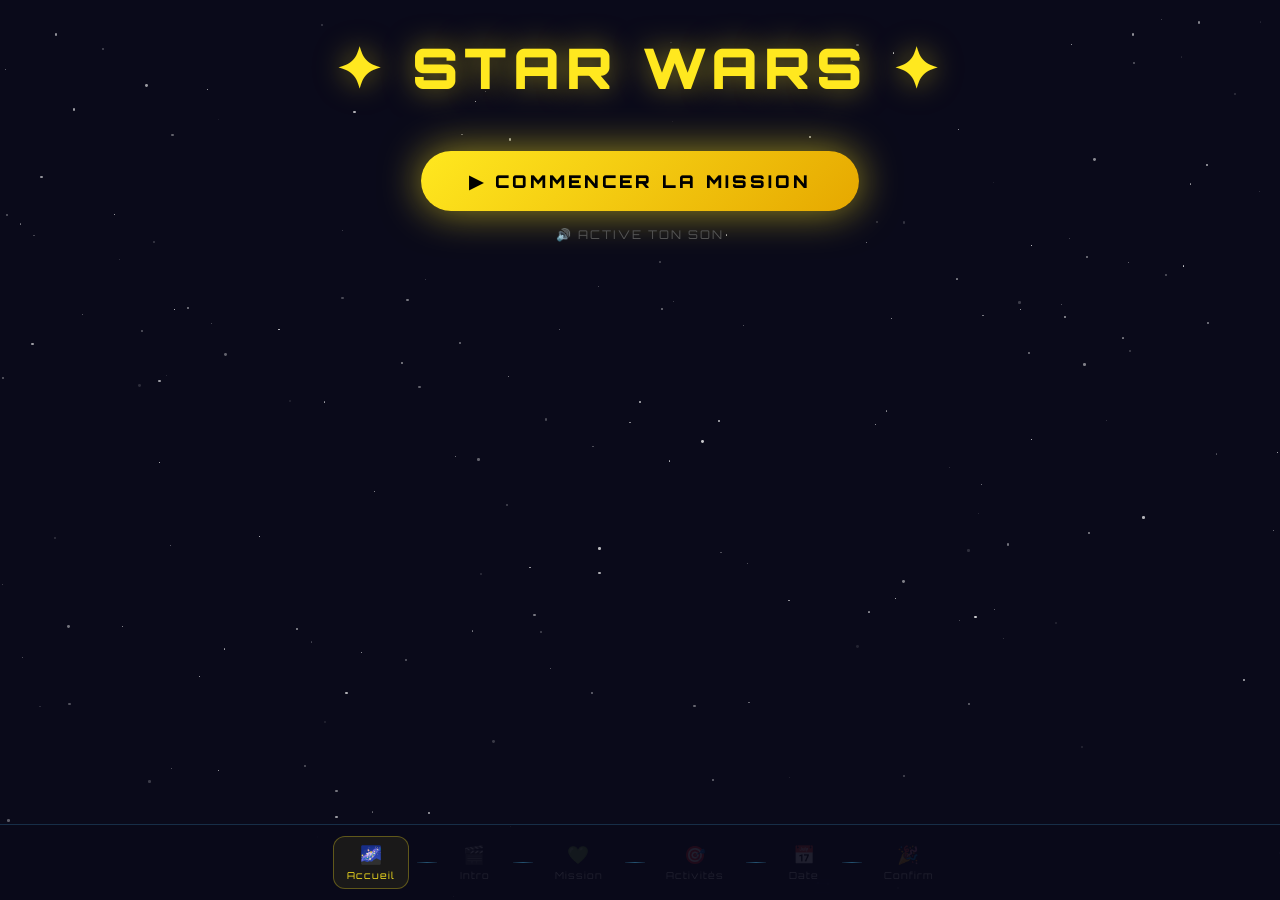
<file: index.html>
<!DOCTYPE html>
<html lang="fr">
<head>
  <meta charset="UTF-8">
  <meta name="viewport" content="width=device-width, initial-scale=1.0">
  <title>Une Mission Secrète t'attend... 🌌</title>
  <link href="https://fonts.googleapis.com/css2?family=Orbitron:wght@400;700;900&family=Exo+2:wght@300;400;600&display=swap" rel="stylesheet">
  <link rel="stylesheet" href="style.css">
</head>
<body>
<iframe id="music-frame" src="music-frame.html"
  style="display:none; width:0; height:0; border:none;"
  allow="autoplay; encrypted-media">
</iframe>
<div id="stars-container"></div>
<div class="hyperspace-overlay" id="hyperspace"></div>

<div class="page active" id="page-splash">
  <div class="star-wars-logo">✦ STAR WARS ✦</div>
  <button onclick="launchSite()" class="launch-btn">
    ▶ COMMENCER LA MISSION
  </button>
  <p class="sound-hint">🔊 ACTIVE TON SON</p>
</div>
<nav class="nav-band">
  <a class="nav-step active" href="index.html"><span class="nav-step-icon">🌌</span>Accueil</a>
  <div class="nav-separator"></div>
  <span class="nav-step locked"><span class="nav-step-icon">🎬</span>Intro</span>
  <div class="nav-separator"></div>
  <span class="nav-step locked"><span class="nav-step-icon">💚</span>Mission</span>
  <div class="nav-separator"></div>
  <span class="nav-step locked"><span class="nav-step-icon">🎯</span>Activités</span>
  <div class="nav-separator"></div>
  <span class="nav-step locked"><span class="nav-step-icon">📅</span>Date</span>
  <div class="nav-separator"></div>
  <span class="nav-step locked"><span class="nav-step-icon">🎉</span>Confirm</span>
</nav>
<script src="script.js"></script>
<script>
function launchSite() {
  sessionStorage.setItem('sw_music_playing', '1');
  sessionStorage.setItem('sw_music_time', '0');
  const frame = document.getElementById('music-frame');
  frame.contentWindow.postMessage('play', '*');
  navigateTo('intro.html');
}
</script>
</body>
</html>
</file>
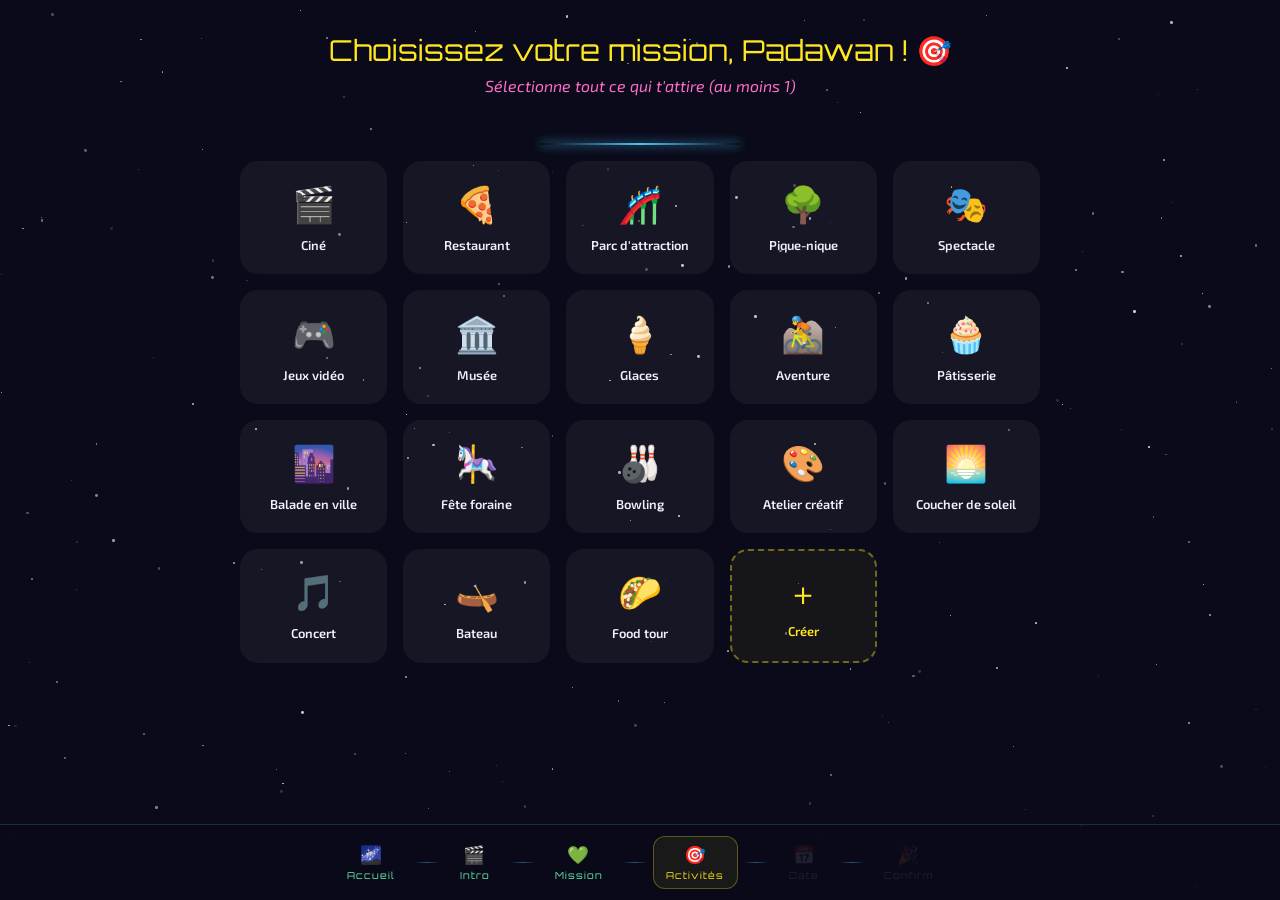
<file: activities.html>
<!DOCTYPE html>
<html lang="fr">
<head>
  <meta charset="UTF-8">
  <meta name="viewport" content="width=device-width, initial-scale=1.0">
  <title>Choisir la Mission 🎯</title>
  <link href="https://fonts.googleapis.com/css2?family=Orbitron:wght@400;700;900&family=Exo+2:wght@300;400;600&display=swap" rel="stylesheet">
  <link rel="stylesheet" href="style.css">
</head>
<body>

<div id="stars-container"></div>
<div class="hyperspace-overlay" id="hyperspace"></div>

<div class="page active" id="page-activities" style="overflow-y:auto;">
  <div class="activities-title">Choisissez votre mission, Padawan ! 🎯</div>
  <div class="activities-sub">Sélectionne tout ce qui t'attire (au moins 1)</div>
  <div class="saber-divider"></div>
  <div class="pinterest-grid" id="activities-grid"></div>

  <div class="add-form-inline" id="add-form">
    <div>
      <label>EMOJI</label>
      <input type="text" id="new-emoji" placeholder="🚀" maxlength="2">
    </div>
    <div>
      <label>NOM DE L'ACTIVITÉ</label>
      <input type="text" id="new-label" placeholder="Karaoké">
    </div>
    <button class="continue-btn visible" onclick="addCustomActivity()" style="margin-top:0; padding:0.7rem 1.5rem;">
      Ajouter ✨
    </button>
  </div>

  <div style="display:flex; flex-direction:column; align-items:center; gap:0.8rem; margin-top:2rem;">
  <button class="continue-btn visible" id="btn-details" onclick="goToDetails()" style="margin-top:0; background: linear-gradient(135deg, var(--saber-blue), #0288D1);">
    📝 Préciser mes envies
  </button>
  <button class="continue-btn" id="continue-activities" onclick="confirmActivities()" style="margin-top:0; font-size:0.8rem; padding:0.7rem 2rem; opacity:0.7;">
    Passer directement à la date →
  </button>
</div>
</div>
<nav class="nav-band">
  <a class="nav-step done" href="index.html"><span class="nav-step-icon">🌌</span>Accueil</a>
  <div class="nav-separator"></div>
  <a class="nav-step done" href="intro.html"><span class="nav-step-icon">🎬</span>Intro</a>
  <div class="nav-separator"></div>
  <a class="nav-step done" href="yesno.html"><span class="nav-step-icon">💚</span>Mission</a>
  <div class="nav-separator"></div>
  <span class="nav-step active"><span class="nav-step-icon">🎯</span>Activités</span>
  <div class="nav-separator"></div>
  <span class="nav-step locked"><span class="nav-step-icon">📅</span>Date</span>
  <div class="nav-separator"></div>
  <span class="nav-step locked"><span class="nav-step-icon">🎉</span>Confirm</span>
</nav>
<script src="script.js"></script>
<script>
  // Charge les activités sauvegardées si retour en arrière
  let selectedActivities = JSON.parse(localStorage.getItem('sw_activities') || '[]');

  const activities = [
    { emoji: '🎬', label: 'Ciné' },
    { emoji: '🍕', label: 'Restaurant' },
    { emoji: '🎢', label: "Parc d'attraction" },
    { emoji: '🌳', label: 'Pique-nique' },
    { emoji: '🎭', label: 'Spectacle' },
    { emoji: '🎮', label: 'Jeux vidéo' },
    { emoji: '🏛️', label: 'Musée' },
    { emoji: '🍦', label: 'Glaces' },
    { emoji: '🚵', label: 'Aventure' },
    { emoji: '🧁', label: 'Pâtisserie' },
    { emoji: '🌆', label: 'Balade en ville' },
    { emoji: '🎠', label: 'Fête foraine' },
    { emoji: '🎳', label: 'Bowling' },
    { emoji: '🎨', label: 'Atelier créatif' },
    { emoji: '🌅', label: 'Coucher de soleil' },
    { emoji: '🎵', label: 'Concert' },
    { emoji: '🛶', label: 'Bateau' },
    { emoji: '🌮', label: 'Food tour' },
  ];

  // Charge aussi les activités custom sauvegardées
  const customActivities = JSON.parse(localStorage.getItem('sw_custom_activities') || '[]');
  customActivities.forEach(a => activities.push(a));

  function renderActivityCards() {
    const grid = document.getElementById('activities-grid');
    const existing = document.getElementById('add-card');
    if (existing) existing.remove();

    activities.forEach(act => {
      if (document.querySelector(`[data-label="${act.label}"]`)) return;
      const card = document.createElement('div');
      card.className = 'activity-card';
      card.dataset.label = act.label;
      card.innerHTML = `
        <span class="activity-emoji">${act.emoji}</span>
        <span class="activity-label">${act.label}</span>
      `;
      // Restaure la sélection
      if (selectedActivities.includes(act.label)) card.classList.add('selected');
      card.addEventListener('click', () => toggleActivity(act.label, card));
      grid.appendChild(card);
    });

    // Carte "+"
    const addCard = document.createElement('div');
    addCard.className = 'activity-add-card';
    addCard.id = 'add-card';
    addCard.innerHTML = `
      <span style="font-size:2rem; color:var(--gold);">＋</span>
      <span style="font-size:0.8rem; color:var(--gold); font-weight:600;">Créer</span>
    `;
    addCard.addEventListener('click', () => {
      const form = document.getElementById('add-form');
      form.classList.toggle('visible');
      if (form.classList.contains('visible')) document.getElementById('new-emoji').focus();
    });
    grid.appendChild(addCard);

    updateContinueBtn();
  }

  function toggleActivity(label, card) {
    const idx = selectedActivities.indexOf(label);
    if (idx === -1) {
      selectedActivities.push(label);
      card.classList.add('selected');
      spawnParticle();
    } else {
      selectedActivities.splice(idx, 1);
      card.classList.remove('selected');
    }
    updateContinueBtn();
  }

  function updateContinueBtn() {
    const btnDetails = document.getElementById('btn-details');
    const btnSkip    = document.getElementById('continue-activities');
    const hasSelection = selectedActivities.length > 0;
    btnDetails.classList.toggle('visible', hasSelection);
    btnSkip.classList.toggle('visible', hasSelection);
  }

  function addCustomActivity() {
    const emoji = document.getElementById('new-emoji').value.trim() || '⭐';
    const label = document.getElementById('new-label').value.trim();
    if (!label) { alert('Donne un nom à ton activité, Padawan ! 🌌'); return; }

    const newAct = { emoji, label };
    activities.push(newAct);

    // Sauvegarde les custom activities
    const saved = JSON.parse(localStorage.getItem('sw_custom_activities') || '[]');
    saved.push(newAct);
    localStorage.setItem('sw_custom_activities', JSON.stringify(saved));

    document.getElementById('new-emoji').value = '';
    document.getElementById('new-label').value = '';
    document.getElementById('add-form').classList.remove('visible');

    renderActivityCards();

    const newCard = document.querySelector(`[data-label="${label}"]`);
    if (newCard) {
      toggleActivity(label, newCard);
      newCard.scrollIntoView({ behavior: 'smooth', block: 'center' });
    }
    spawnParticle();
  }

  function confirmActivities() {
    localStorage.setItem('sw_activities', JSON.stringify(selectedActivities));
    navigateTo('date.html');
  }

  function goToDetails() {
    localStorage.setItem('sw_activities', JSON.stringify(selectedActivities));
    navigateTo('details.html');
  }

  // Init
  renderActivityCards();
</script>
</body>
</html>
</file>
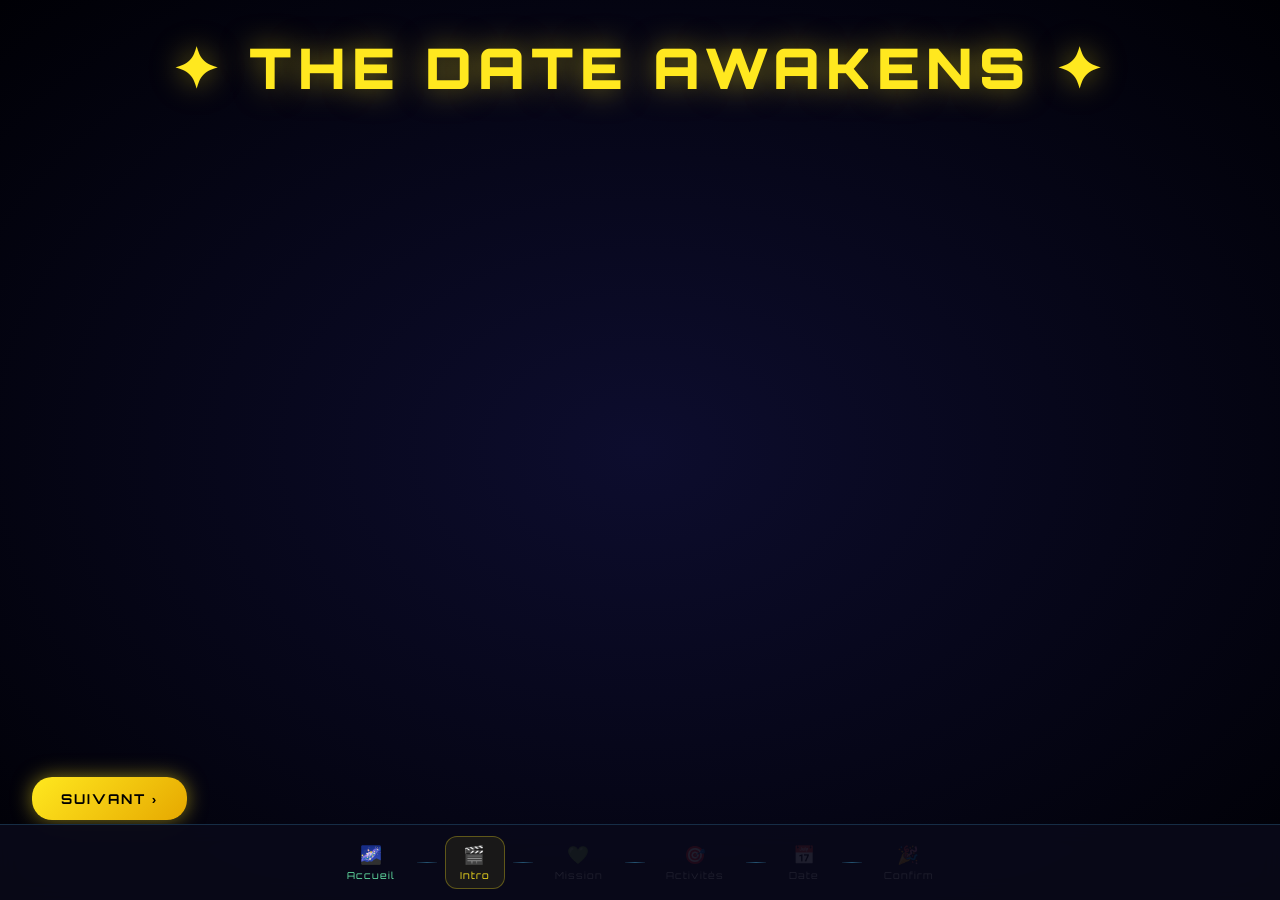
<file: intro.html>
<!DOCTYPE html>
<html lang="fr">
<head>
  <meta charset="UTF-8">
  <meta name="viewport" content="width=device-width, initial-scale=1.0">
  <title>The Date Awakens 🌌</title>
  <link href="https://fonts.googleapis.com/css2?family=Orbitron:wght@400;700;900&family=Exo+2:wght@300;400;600&display=swap" rel="stylesheet">
  <link rel="stylesheet" href="style.css">
</head>
<body>

<div id="stars-container"></div>
<div class="hyperspace-overlay" id="hyperspace"></div>

<div class="page active" id="page-intro">
  <div class="star-wars-logo">✦ THE DATE AWAKENS ✦</div>
  <div class="crawl-wrapper">
    <div class="crawl-text" id="crawl-text">
      <p class="crawl-sub">Épisode I</p>
      <p class="crawl-title">Une Proposition Galactique</p>
      <p class="crawl-body">
        Dans une galaxie très très lointaine,<br>
        un Padawan épris de toi prépare<br>
        sa mission la plus importante...<br><br>
        Les étoiles s'alignent. Les sabres laser<br>
        brillent d'espoir. Même BB-8 s'agite<br>
        d'impatience.<br><br>
        Car cette mission n'est pas de tout repos :<br>
        il s'agit de passer une journée parfaite<br>
        avec toi, jeune Jedi. 💫<br><br>
        Le Conseil te demande de bien vouloir<br>
        examiner cette humble invitation...<br><br>
        Que la Force soit avec nous. ❤️<br><br><br><br>
        JE T'AIME HEHEHEHE
      </p>
    </div>
  </div>
  <button class="skip-btn" onclick="navigateTo('yesno.html')">PASSER ›</button>
  <button class="next-btn" id="next-btn" onclick="navigateTo('yesno.html')">SUIVANT ›</button>
</div>
<nav class="nav-band">
  <a class="nav-step done" href="index.html"><span class="nav-step-icon">🌌</span>Accueil</a>
  <div class="nav-separator"></div>
  <span class="nav-step active"><span class="nav-step-icon">🎬</span>Intro</span>
  <div class="nav-separator"></div>
  <span class="nav-step locked"><span class="nav-step-icon">💚</span>Mission</span>
  <div class="nav-separator"></div>
  <span class="nav-step locked"><span class="nav-step-icon">🎯</span>Activités</span>
  <div class="nav-separator"></div>
  <span class="nav-step locked"><span class="nav-step-icon">📅</span>Date</span>
  <div class="nav-separator"></div>
  <span class="nav-step locked"><span class="nav-step-icon">🎉</span>Confirm</span>
</nav>
<script src="script.js"></script>
<script>
  document.getElementById('crawl-text').addEventListener('animationend', () => {
    document.getElementById('next-btn').classList.add('visible');
    document.querySelector('.skip-btn').style.display = 'none';
  });
</script>
</body>
</html>
</file>
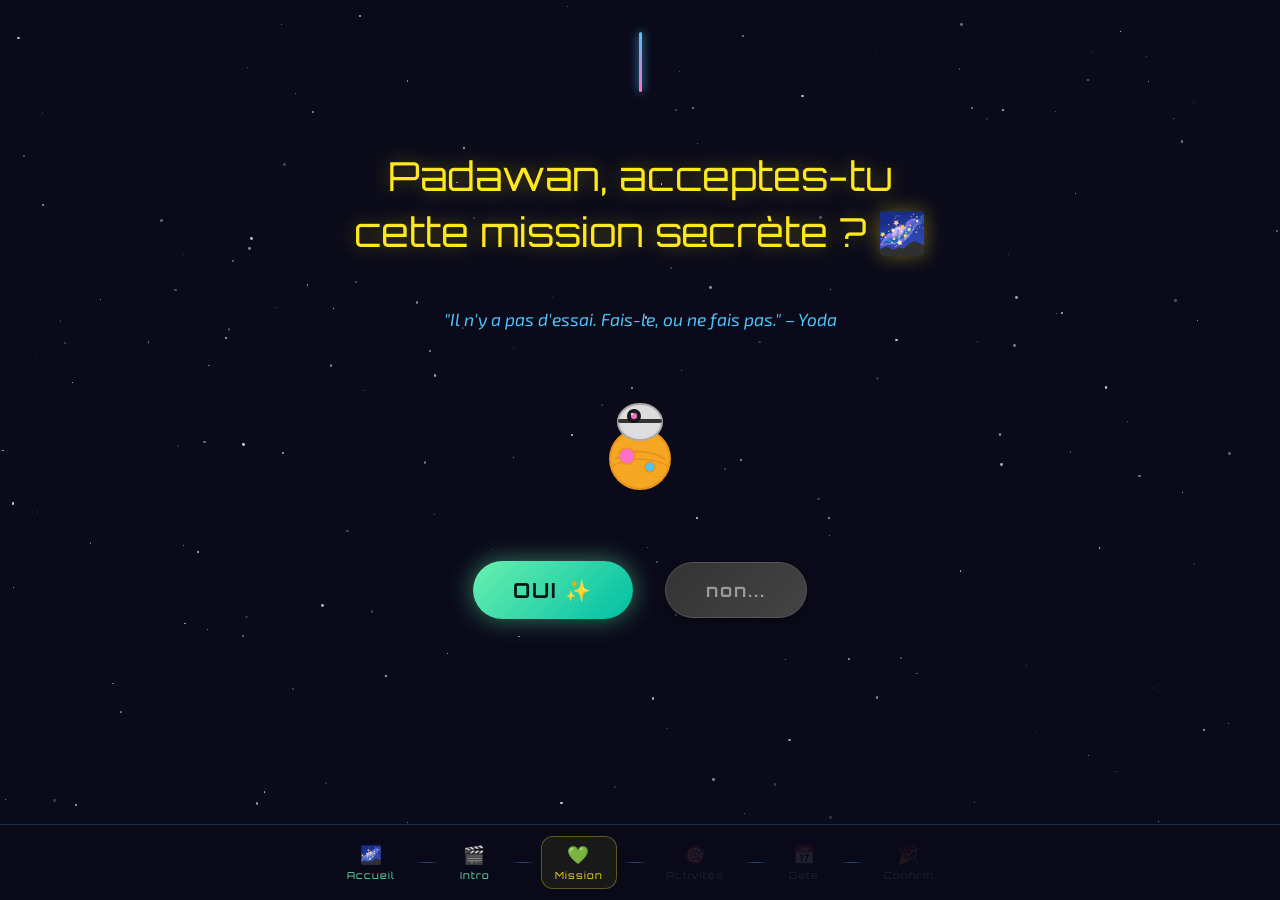
<file: yesno.html>
<!DOCTYPE html>
<html lang="fr">
<head>
  <meta charset="UTF-8">
  <meta name="viewport" content="width=device-width, initial-scale=1.0">
  <title>Mission Secrète 🌌</title>
  <link href="https://fonts.googleapis.com/css2?family=Orbitron:wght@400;700;900&family=Exo+2:wght@300;400;600&display=swap" rel="stylesheet">
  <link rel="stylesheet" href="style.css">
</head>
<body>

<div id="stars-container"></div>
<div class="hyperspace-overlay" id="hyperspace"></div>

<div class="page active" id="page-yesno">
  <div class="saber-top"></div>
  <div class="yesno-title">Padawan, acceptes-tu<br>cette mission secrète ? 🌌</div>
  <div class="yesno-subtitle">"Il n'y a pas d'essai. Fais-le, ou ne fais pas." – Yoda</div>

  <div class="bb8-container">
    <svg class="bb8" viewBox="0 0 80 100" xmlns="http://www.w3.org/2000/svg">
      <circle cx="40" cy="65" r="30" fill="#F5A623" stroke="#E8921A" stroke-width="2"/>
      <path d="M15 65 Q40 50 65 65" stroke="#E8921A" stroke-width="2" fill="none"/>
      <path d="M12 72 Q40 58 68 72" stroke="#E8921A" stroke-width="1.5" fill="none"/>
      <circle cx="27" cy="62" r="8" fill="#FF6EC7" stroke="#E8921A" stroke-width="1.5"/>
      <circle cx="50" cy="73" r="5" fill="#4FC3F7" stroke="#E8921A" stroke-width="1.5"/>
      <ellipse cx="40" cy="28" rx="22" ry="18" fill="#DDD" stroke="#AAA" stroke-width="2"/>
      <rect x="18" y="25" width="44" height="4" rx="2" fill="#333"/>
      <circle cx="34" cy="22" r="7" fill="#111"/>
      <circle cx="34" cy="22" r="5" fill="#222"/>
      <circle cx="34" cy="22" r="3" fill="#FF6EC7"/>
      <circle cx="32" cy="20" r="1" fill="white"/>
    </svg>
  </div>

  <div id="big-yes">OUI ! 💚</div>

  <div class="btn-area" id="btn-area">
    <button class="btn-yes" id="btn-yes" onclick="handleYes()">OUI ✨</button>
    <button class="btn-no" id="btn-no" onclick="handleNo()">non...</button>
  </div>
</div>
<nav class="nav-band">
  <a class="nav-step done" href="index.html"><span class="nav-step-icon">🌌</span>Accueil</a>
  <div class="nav-separator"></div>
  <a class="nav-step done" href="intro.html"><span class="nav-step-icon">🎬</span>Intro</a>
  <div class="nav-separator"></div>
  <span class="nav-step active"><span class="nav-step-icon">💚</span>Mission</span>
  <div class="nav-separator"></div>
  <span class="nav-step locked"><span class="nav-step-icon">🎯</span>Activités</span>
  <div class="nav-separator"></div>
  <span class="nav-step locked"><span class="nav-step-icon">📅</span>Date</span>
  <div class="nav-separator"></div>
  <span class="nav-step locked"><span class="nav-step-icon">🎉</span>Confirm</span>
</nav>
<script src="script.js"></script>
<script>
  let noClickCount = 0;

  function handleYes() {
    for (let i = 0; i < 20; i++) spawnParticle();
    document.getElementById('btn-area').style.display = 'none';
    document.querySelector('.bb8-container').style.display = 'none';
    const bigYes = document.getElementById('big-yes');
    bigYes.style.display = 'block';
    setTimeout(() => navigateTo('activities.html'), 1800);
  }

  function handleNo() {
    noClickCount++;
    const btn    = document.getElementById('btn-no');
    const yesBtn = document.getElementById('btn-yes');

    if (noClickCount === 1) {
      const vw = window.innerWidth;
      const vh = window.innerHeight;
      btn.style.position   = 'fixed';
      btn.style.left       = (Math.random() * (vw - 120)) + 'px';
      btn.style.top        = (Math.random() * (vh - 60))  + 'px';
      btn.style.transition = 'all 0.4s cubic-bezier(0.34,1.56,0.64,1)';

    } else if (noClickCount === 2) {
      btn.style.transform = 'scale(0.5)';
      btn.style.opacity   = '0.4';
      btn.style.fontSize  = '0.7rem';
      yesBtn.style.transform  = 'scale(1.4)';
      yesBtn.style.fontSize   = '1.6rem';
      yesBtn.style.boxShadow  = '0 0 50px rgba(105,240,174,0.9)';
      const vw = window.innerWidth;
      const vh = window.innerHeight;
      btn.style.left = (Math.random() * (vw - 80)) + 'px';
      btn.style.top  = (Math.random() * (vh - 50)) + 'px';

    } else {
      btn.style.opacity       = '0';
      btn.style.transform     = 'scale(0)';
      btn.style.pointerEvents = 'none';
      yesBtn.style.transform  = 'scale(2.2)';
      yesBtn.style.fontSize   = '2rem';
      yesBtn.style.boxShadow  = '0 0 80px rgba(105,240,174,1), 0 0 160px rgba(105,240,174,0.5)';
    }
  }
</script>
</body>
</html>
</file>
<file: style.css>
/* ============================================================
   VARIABLES & RESET
   ============================================================ */
:root {
  --gold:          #FFE81F;
  --saber-blue:    #4FC3F7;
  --saber-pink:    #FF6EC7;
  --saber-green:   #69F0AE;
  --deep-space:    #0A0A1A;
  --nebula-purple: #1A0A3A;
  --star-white:    #F0F0FF;
  --accent-red:    #FF4444;
}

* { margin: 0; padding: 0; box-sizing: border-box; }

body {
  font-family: 'Exo 2', sans-serif;
  background: var(--deep-space);
  color: var(--star-white);
  overflow-x: hidden;
  min-height: 100vh;
}

/* ============================================================
   STARFIELD
   ============================================================ */
#stars-container {
  position: fixed;
  inset: 0;
  pointer-events: none;
  z-index: 0;
}

.star {
  position: absolute;
  border-radius: 50%;
  background: white;
  animation: twinkle var(--d) ease-in-out infinite alternate;
}

@keyframes twinkle {
  from { opacity: 0.1; transform: scale(1); }
  to   { opacity: 1;   transform: scale(1.3); }
}

/* ============================================================
   PAGES & TRANSITIONS
   ============================================================ */
.page {
  position: fixed;
  inset: 0;
  display: flex;
  flex-direction: column;
  align-items: center;
  justify-content: flex-start;
  padding: 2rem 2rem 90px 2rem;
  z-index: 10;
  opacity: 0;
  pointer-events: none;
  transition: opacity 0.6s ease;
  overflow-y: auto;
  overflow-x: hidden;
}

.page.active {
  opacity: 1;
  pointer-events: all;
}

.hyperspace-overlay {
  position: fixed;
  inset: 0;
  background: var(--deep-space);
  z-index: 100;
  pointer-events: none;
  opacity: 0;
}

.hyperspace-overlay.flash {
  animation: hyperspace 0.8s ease forwards;
}

@keyframes hyperspace {
  0%   { opacity: 0; }
  30%  { opacity: 1; background: white; }
  60%  { opacity: 1; background: var(--deep-space); }
  100% { opacity: 0; }
}

/* ============================================================
   BOUTONS NAVIGATION
   ============================================================ */
.next-btn {
  position: fixed;
  bottom: 5rem;
  left: 2rem;
  background: linear-gradient(135deg, var(--gold), #E6A800);
  color: #000;
  padding: 0.8rem 1.8rem;
  border-radius: 20px;
  border: none;
  cursor: pointer;
  font-family: 'Orbitron', sans-serif;
  font-size: 0.85rem;
  font-weight: 700;
  letter-spacing: 2px;
  opacity: 0;
  pointer-events: none;
  transition: all 0.5s ease;
  box-shadow: 0 0 20px rgba(255,232,31,0.5);
  z-index: 200;
}

.next-btn.visible {
  opacity: 1;
  pointer-events: all;
}

.next-btn:hover {
  transform: scale(1.05);
  box-shadow: 0 0 35px rgba(255,232,31,0.8);
}

.skip-btn {
  position: fixed;
  bottom: 5rem;
  right: 2rem;
  background: rgba(255,232,31,0.15);
  border: 1px solid var(--gold);
  color: var(--gold);
  padding: 0.5rem 1.2rem;
  border-radius: 20px;
  cursor: pointer;
  font-family: 'Orbitron', sans-serif;
  font-size: 0.75rem;
  letter-spacing: 2px;
  transition: all 0.3s;
  z-index: 200;
}

.skip-btn:hover { background: rgba(255,232,31,0.3); }

/* ============================================================
   LOGO & ÉLÉMENTS COMMUNS
   ============================================================ */
.star-wars-logo {
  font-family: 'Orbitron', sans-serif;
  font-size: clamp(1.5rem, 5vw, 3.5rem);
  font-weight: 900;
  color: var(--gold);
  text-align: center;
  letter-spacing: 6px;
  text-shadow: 0 0 30px rgba(255,232,31,0.5);
  margin-bottom: 3rem;
}

.saber-divider {
  width: 200px;
  height: 2px;
  background: linear-gradient(90deg, transparent, var(--saber-blue), transparent);
  margin: 1rem auto;
  box-shadow: 0 0 10px var(--saber-blue);
}

.saber-top {
  width: 3px;
  height: 0;
  background: linear-gradient(to bottom, var(--saber-blue), var(--saber-pink));
  box-shadow: 0 0 10px var(--saber-blue);
  border-radius: 3px;
  margin: 0 auto 1.5rem;
  animation: saberGrow 1s ease forwards;
}

@keyframes saberGrow {
  to { height: 60px; }
}

/* ============================================================
   PAGE SPLASH
   ============================================================ */
.launch-btn {
  padding: 1.2rem 3rem;
  background: linear-gradient(135deg, #FFE81F, #E6A800);
  color: #000;
  border: none;
  border-radius: 50px;
  font-family: 'Orbitron', sans-serif;
  font-size: 1.1rem;
  font-weight: 900;
  letter-spacing: 3px;
  cursor: pointer;
  box-shadow: 0 0 40px rgba(255,232,31,0.6);
  animation: bigYesPulse 1.5s ease-in-out infinite alternate;
}

.sound-hint {
  color: #555;
  font-size: 0.75rem;
  margin-top: 1rem;
  font-family: 'Orbitron', sans-serif;
  letter-spacing: 2px;
}

/* ============================================================
   PAGE INTRO — CRAWL
   ============================================================ */
#page-intro {
  background: radial-gradient(ellipse at center, #0D0D2E 0%, #000005 100%);
}

.crawl-wrapper {
  perspective: 500px;
  width: 100%;
  max-width: 600px;
  height: 70vh;
  overflow: hidden;
}

.crawl-text {
  transform-origin: bottom center;
  transform: rotateX(25deg);
  animation: crawl 18s linear forwards;
  text-align: center;
  padding: 0 2rem;
}

@keyframes crawl {
  0%   { transform: rotateX(25deg) translateY(100%); }
  100% { transform: rotateX(25deg) translateY(-180%); }
}

.crawl-title {
  font-family: 'Orbitron', sans-serif;
  font-size: 2rem;
  color: var(--gold);
  text-transform: uppercase;
  margin-bottom: 2rem;
  letter-spacing: 4px;
}

.crawl-sub {
  font-family: 'Orbitron', sans-serif;
  font-size: 1.1rem;
  color: var(--gold);
  margin-bottom: 1.5rem;
  opacity: 0.7;
}

.crawl-body {
  font-size: 1.1rem;
  line-height: 2;
  color: #DDD;
}

/* ============================================================
   PAGE YES / NO
   ============================================================ */
#page-yesno { gap: 2rem; }

.yesno-title {
  font-family: 'Orbitron', sans-serif;
  font-size: clamp(1.2rem, 4vw, 2.5rem);
  text-align: center;
  color: var(--gold);
  text-shadow: 0 0 20px rgba(255,232,31,0.4);
  margin-bottom: 1rem;
  line-height: 1.4;
}

.yesno-subtitle {
  font-size: 1.1rem;
  color: var(--saber-blue);
  text-align: center;
  margin-bottom: 2rem;
  font-style: italic;
}

.bb8-container {
  display: flex;
  justify-content: center;
  margin-bottom: 1.5rem;
}

.bb8 {
  width: 80px;
  animation: bb8roll 2s ease-in-out infinite alternate;
}

@keyframes bb8roll {
  from { transform: rotate(-15deg) translateX(-10px); }
  to   { transform: rotate(15deg)  translateX(10px); }
}

.btn-area {
  display: flex;
  gap: 2rem;
  align-items: center;
  justify-content: center;
  flex-wrap: wrap;
  min-height: 80px;
  position: relative;
  width: 100%;
  max-width: 400px;
}

.btn-yes, .btn-no {
  padding: 1rem 2.5rem;
  border-radius: 50px;
  font-family: 'Orbitron', sans-serif;
  font-size: 1.1rem;
  font-weight: 700;
  letter-spacing: 2px;
  border: none;
  cursor: pointer;
  transition: all 0.3s;
  position: relative;
  overflow: hidden;
}

.btn-yes {
  background: linear-gradient(135deg, var(--saber-green), #00BFA5);
  color: #001A10;
  box-shadow: 0 0 25px rgba(105,240,174,0.5), 0 4px 15px rgba(0,0,0,0.3);
  font-size: 1.3rem;
}

.btn-yes:hover {
  transform: scale(1.08);
  box-shadow: 0 0 40px rgba(105,240,174,0.8), 0 6px 20px rgba(0,0,0,0.4);
}

.btn-yes::after {
  content: '';
  position: absolute;
  inset: 0;
  background: linear-gradient(135deg, transparent, rgba(255,255,255,0.2), transparent);
  transform: translateX(-100%);
  transition: transform 0.5s;
}

.btn-yes:hover::after { transform: translateX(100%); }

.btn-no {
  background: linear-gradient(135deg, #333, #444);
  color: #999;
  box-shadow: 0 4px 15px rgba(0,0,0,0.3);
  border: 1px solid #555;
}

#big-yes {
  display: none;
  font-family: 'Orbitron', sans-serif;
  font-size: clamp(3rem, 15vw, 10rem);
  font-weight: 900;
  color: var(--saber-green);
  text-shadow: 0 0 60px rgba(105,240,174,0.8), 0 0 120px rgba(105,240,174,0.4);
  text-align: center;
  animation: bigYesPulse 1s ease-in-out infinite alternate;
}

@keyframes bigYesPulse {
  from { transform: scale(1);    text-shadow: 0 0 60px rgba(105,240,174,0.8); }
  to   { transform: scale(1.05); text-shadow: 0 0 100px rgba(105,240,174,1), 0 0 200px rgba(105,240,174,0.5); }
}

/* ============================================================
   PAGE ACTIVITÉS
   ============================================================ */
.activities-title {
  font-family: 'Orbitron', sans-serif;
  font-size: clamp(1rem, 3vw, 1.8rem);
  color: var(--gold);
  text-align: center;
  margin-bottom: 0.5rem;
}

.activities-sub {
  text-align: center;
  color: var(--saber-pink);
  margin-bottom: 2rem;
  font-style: italic;
}

.pinterest-grid {
  display: grid;
  grid-template-columns: repeat(auto-fill, minmax(140px, 1fr));
  gap: 1rem;
  width: 100%;
  max-width: 800px;
}

.activity-card {
  border-radius: 18px;
  padding: 1.2rem 0.8rem;
  text-align: center;
  cursor: pointer;
  transition: all 0.3s cubic-bezier(0.34, 1.56, 0.64, 1);
  border: 2px solid transparent;
  background: rgba(255,255,255,0.05);
  position: relative;
  overflow: hidden;
  user-select: none;
}

.activity-card:hover { transform: scale(1.05); }

.activity-card.selected {
  border-color: var(--saber-pink);
  background: rgba(255,110,199,0.15);
  transform: scale(1.08);
  box-shadow: 0 0 20px rgba(255,110,199,0.4);
}

.activity-card.selected::after {
  content: '✓';
  position: absolute;
  top: 6px; right: 8px;
  color: var(--saber-pink);
  font-size: 1rem;
  font-weight: 700;
}

.activity-emoji { font-size: 2.2rem; margin-bottom: 0.5rem; display: block; }
.activity-label { font-size: 0.8rem; font-weight: 600; color: var(--star-white); }

/* Carte "+" pour créer une activité */
.activity-add-card {
  border-radius: 18px;
  padding: 1.2rem 0.8rem;
  text-align: center;
  cursor: pointer;
  border: 2px dashed rgba(255,232,31,0.4);
  background: rgba(255,232,31,0.05);
  transition: all 0.3s;
  display: flex;
  flex-direction: column;
  align-items: center;
  justify-content: center;
  gap: 0.4rem;
  min-height: 100px;
}

.activity-add-card:hover {
  border-color: var(--gold);
  background: rgba(255,232,31,0.1);
  transform: scale(1.05);
}

/* Formulaire ajout activité */
.add-form-inline {
  display: none;
  flex-direction: column;
  gap: 1rem;
  background: rgba(255,255,255,0.05);
  border: 1px solid rgba(255,232,31,0.3);
  border-radius: 18px;
  padding: 1.5rem;
  width: 100%;
  max-width: 360px;
  margin-top: 1.5rem;
}

.add-form-inline.visible { display: flex; }

.add-form-inline input {
  padding: 0.7rem 1rem;
  background: rgba(255,255,255,0.08);
  border: 1px solid rgba(255,232,31,0.4);
  border-radius: 12px;
  color: white;
  font-size: 1rem;
  font-family: 'Exo 2', sans-serif;
  width: 100%;
}

.add-form-inline input:focus {
  outline: none;
  border-color: var(--gold);
  box-shadow: 0 0 12px rgba(255,232,31,0.3);
}

.add-form-inline label {
  font-family: 'Orbitron', sans-serif;
  font-size: 0.7rem;
  letter-spacing: 2px;
  color: var(--gold);
  margin-bottom: 0.2rem;
  display: block;
}

.continue-btn {
  margin-top: 2rem;
  padding: 1rem 3rem;
  background: linear-gradient(135deg, var(--saber-pink), #C2185B);
  color: white;
  border: none;
  border-radius: 50px;
  font-family: 'Orbitron', sans-serif;
  font-size: 1rem;
  font-weight: 700;
  letter-spacing: 2px;
  cursor: pointer;
  box-shadow: 0 0 25px rgba(255,110,199,0.4);
  transition: all 0.3s;
  display: none;
}

.continue-btn:hover { transform: scale(1.05); box-shadow: 0 0 40px rgba(255,110,199,0.7); }
.continue-btn.visible { display: block; }

/* ============================================================
   PAGE DATE
   ============================================================ */
#page-date { gap: 1.5rem; }

.date-title {
  font-family: 'Orbitron', sans-serif;
  font-size: clamp(1rem, 3vw, 1.8rem);
  color: var(--gold);
  text-align: center;
  margin-bottom: 0.5rem;
}

.date-sub {
  color: var(--saber-blue);
  text-align: center;
  font-style: italic;
  margin-bottom: 1rem;
}

.date-form {
  background: rgba(255,255,255,0.05);
  border: 1px solid rgba(79,195,247,0.3);
  border-radius: 20px;
  padding: 2rem;
  width: 100%;
  max-width: 420px;
  display: flex;
  flex-direction: column;
  gap: 1.5rem;
  backdrop-filter: blur(10px);
}

.form-group label {
  display: block;
  font-family: 'Orbitron', sans-serif;
  font-size: 0.75rem;
  letter-spacing: 2px;
  color: var(--saber-blue);
  margin-bottom: 0.5rem;
}

.form-group input {
  width: 100%;
  padding: 0.8rem 1rem;
  background: rgba(255,255,255,0.08);
  border: 1px solid rgba(79,195,247,0.4);
  border-radius: 12px;
  color: white;
  font-size: 1rem;
  font-family: 'Exo 2', sans-serif;
  transition: all 0.3s;
  color-scheme: dark;
}

.form-group input:focus {
  outline: none;
  border-color: var(--saber-blue);
  box-shadow: 0 0 15px rgba(79,195,247,0.3);
  background: rgba(79,195,247,0.1);
}

/* ============================================================
   PAGE CONFIRMATION
   ============================================================ */
#page-confirm {
  gap: 1.5rem;
  text-align: center;
}

.confirm-icon {
  font-size: 5rem;
  animation: confirmPop 0.5s cubic-bezier(0.34,1.56,0.64,1);
}

@keyframes confirmPop {
  from { transform: scale(0); }
  to   { transform: scale(1); }
}

.confirm-title {
  font-family: 'Orbitron', sans-serif;
  font-size: clamp(1.2rem, 4vw, 2.2rem);
  color: var(--gold);
}

.confirm-summary {
  background: rgba(255,255,255,0.05);
  border: 1px solid rgba(255,232,31,0.2);
  border-radius: 20px;
  padding: 1.5rem 2rem;
  max-width: 500px;
  line-height: 2;
}

.confirm-detail { color: #BBB; font-size: 0.95rem; }
.confirm-detail strong {
  color: var(--saber-pink);
  font-family: 'Orbitron', sans-serif;
  font-size: 0.85rem;
}

.gcal-btn {
  display: inline-flex;
  align-items: center;
  gap: 0.8rem;
  padding: 0.9rem 2rem;
  background: linear-gradient(135deg, #4285F4, #34A853);
  color: white;
  border-radius: 50px;
  text-decoration: none;
  font-family: 'Orbitron', sans-serif;
  font-size: 0.85rem;
  letter-spacing: 1px;
  font-weight: 700;
  box-shadow: 0 4px 20px rgba(66,133,244,0.4);
  transition: all 0.3s;
}

.gcal-btn:hover { transform: scale(1.05); box-shadow: 0 6px 30px rgba(66,133,244,0.6); }

/* ============================================================
   PARTICULES FLOTTANTES
   ============================================================ */
.particle {
  position: fixed;
  pointer-events: none;
  border-radius: 50%;
  animation: float-up linear forwards;
  z-index: 5;
}

@keyframes float-up {
  0%   { transform: translateY(0) rotate(0deg);   opacity: 1; }
  100% { transform: translateY(-100vh) rotate(720deg); opacity: 0; }
}

/* ============================================================
   SCROLLBAR
   ============================================================ */
::-webkit-scrollbar { width: 12px; }

::-webkit-scrollbar-track {
  background: rgba(10, 10, 26, 0.9);
  border-radius: 6px;
  border: 1px solid rgba(79, 195, 247, 0.1);
}

::-webkit-scrollbar-thumb {
  border-radius: 6px;
  background: linear-gradient(
    to bottom,
    rgba(255, 255, 255, 0.9) 0%,
    var(--saber-blue) 8%,
    var(--saber-pink) 50%,
    var(--saber-blue) 92%,
    rgba(255, 255, 255, 0.9) 100%
  );
  box-shadow:
    0 0 6px var(--saber-blue),
    0 0 12px var(--saber-blue),
    0 0 20px rgba(79, 195, 247, 0.5),
    inset 0 0 4px rgba(255, 255, 255, 0.4);
  border: 1px solid rgba(255, 255, 255, 0.2);
}

::-webkit-scrollbar-thumb:hover {
  background: linear-gradient(
    to bottom,
    rgba(255, 255, 255, 1) 0%,
    var(--saber-green) 8%,
    var(--gold) 50%,
    var(--saber-green) 92%,
    rgba(255, 255, 255, 1) 100%
  );
  box-shadow:
    0 0 8px var(--saber-green),
    0 0 20px var(--saber-green),
    0 0 35px rgba(105, 240, 174, 0.6),
    inset 0 0 6px rgba(255, 255, 255, 0.5);
}

::-webkit-scrollbar-track-piece:start {
  background: transparent;
}
/* ============================================================
   CALENDRIER
   ============================================================ */
.calendar-header {
  display: flex;
  align-items: center;
  justify-content: space-between;
  margin-bottom: 1rem;
}

.cal-month-label {
  font-family: 'Orbitron', sans-serif;
  font-size: 0.9rem;
  color: var(--gold);
  letter-spacing: 2px;
  text-transform: uppercase;
}

.cal-nav {
  background: rgba(255,232,31,0.1);
  border: 1px solid var(--gold);
  color: var(--gold);
  width: 32px;
  height: 32px;
  border-radius: 50%;
  cursor: pointer;
  font-size: 1.2rem;
  line-height: 1;
  transition: all 0.2s;
}
.cal-nav:hover { background: rgba(255,232,31,0.3); }

.calendar-grid {
  display: grid;
  grid-template-columns: repeat(7, 1fr);
  gap: 4px;
  width: 100%;
}

.cal-day-name {
  text-align: center;
  font-family: 'Orbitron', sans-serif;
  font-size: 0.7rem;
  color: var(--saber-blue);
  padding: 6px 0;
  letter-spacing: 1px;
}

.cal-day {
  aspect-ratio: 1;
  display: flex;
  align-items: center;
  justify-content: center;
  border-radius: 50%;
  font-size: 1rem;
  cursor: pointer;
  transition: all 0.2s;
  border: 1px solid transparent;
  font-family: 'Exo 2', sans-serif;
  min-width: 36px;
  min-height: 36px;
}

.cal-day:hover:not(.disabled):not(.empty):not(.past) {
  background: rgba(79,195,247,0.2);
  border-color: var(--saber-blue);
}

.cal-day.today {
  border-color: var(--gold);
  color: var(--gold);
}

.cal-day.selected {
  background: var(--saber-pink);
  color: #fff;
  border-color: var(--saber-pink);
  box-shadow: 0 0 12px rgba(255,110,199,0.6);
}

.cal-day.disabled {
  background: rgba(255,255,255,0.04);
  color: rgba(255,255,255,0.2);
  cursor: not-allowed;
  text-decoration: line-through;
  position: relative;
}

.cal-day.disabled::after {
  content: '🚫';
  position: absolute;
  font-size: 0.55rem;
  bottom: 1px;
  right: 1px;
}

.cal-day.empty { cursor: default; }

.cal-day.past {
  color: rgba(255,255,255,0.2);
  cursor: not-allowed;
}

.selected-date-display {
  text-align: center;
  font-family: 'Orbitron', sans-serif;
  font-size: 0.8rem;
  color: var(--saber-green);
  letter-spacing: 1px;
  padding: 0.5rem;
  border: 1px solid rgba(105,240,174,0.3);
  border-radius: 12px;
  background: rgba(105,240,174,0.05);
}

.date-form {
  background: rgba(255,255,255,0.05);
  border: 1px solid rgba(79,195,247,0.3);
  border-radius: 20px;
  padding: 2rem;
  width: 100%;
  max-width: 680px;
  display: flex;
  flex-direction: column;
  gap: 1.5rem;
  backdrop-filter: blur(10px);
}

/* ============================================================
   BANDEAU DE NAVIGATION
   ============================================================ */
.nav-band {
  position: fixed;
  bottom: 0;
  left: 0;
  right: 0;
  z-index: 300;
  display: flex;
  align-items: center;
  justify-content: center;
  gap: 0.5rem;
  padding: 0.7rem 1rem;
  background: rgba(10, 10, 26, 0.85);
  border-top: 1px solid rgba(79, 195, 247, 0.2);
  backdrop-filter: blur(12px);
}

.nav-step {
  display: flex;
  flex-direction: column;
  align-items: center;
  gap: 0.25rem;
  padding: 0.4rem 0.8rem;
  border-radius: 12px;
  cursor: pointer;
  border: 1px solid transparent;
  transition: all 0.3s;
  font-family: 'Orbitron', sans-serif;
  font-size: 0.6rem;
  letter-spacing: 1px;
  color: rgba(255,255,255,0.3);
  text-decoration: none;
  min-width: 60px;
  text-align: center;
}

.nav-step:hover {
  color: rgba(255,255,255,0.7);
  background: rgba(255,255,255,0.05);
}

.nav-step.active {
  color: var(--gold);
  border-color: rgba(255, 232, 31, 0.3);
  background: rgba(255, 232, 31, 0.07);
}

.nav-step.done {
  color: var(--saber-green);
}

.nav-step.locked {
  opacity: 0.3;
  cursor: not-allowed;
  pointer-events: none;
}

.nav-step-icon { font-size: 1.1rem; }

.nav-separator {
  width: 20px;
  height: 1px;
  background: linear-gradient(90deg, rgba(79,195,247,0.1), rgba(79,195,247,0.4), rgba(79,195,247,0.1));
  flex-shrink: 0;
}
</file>
